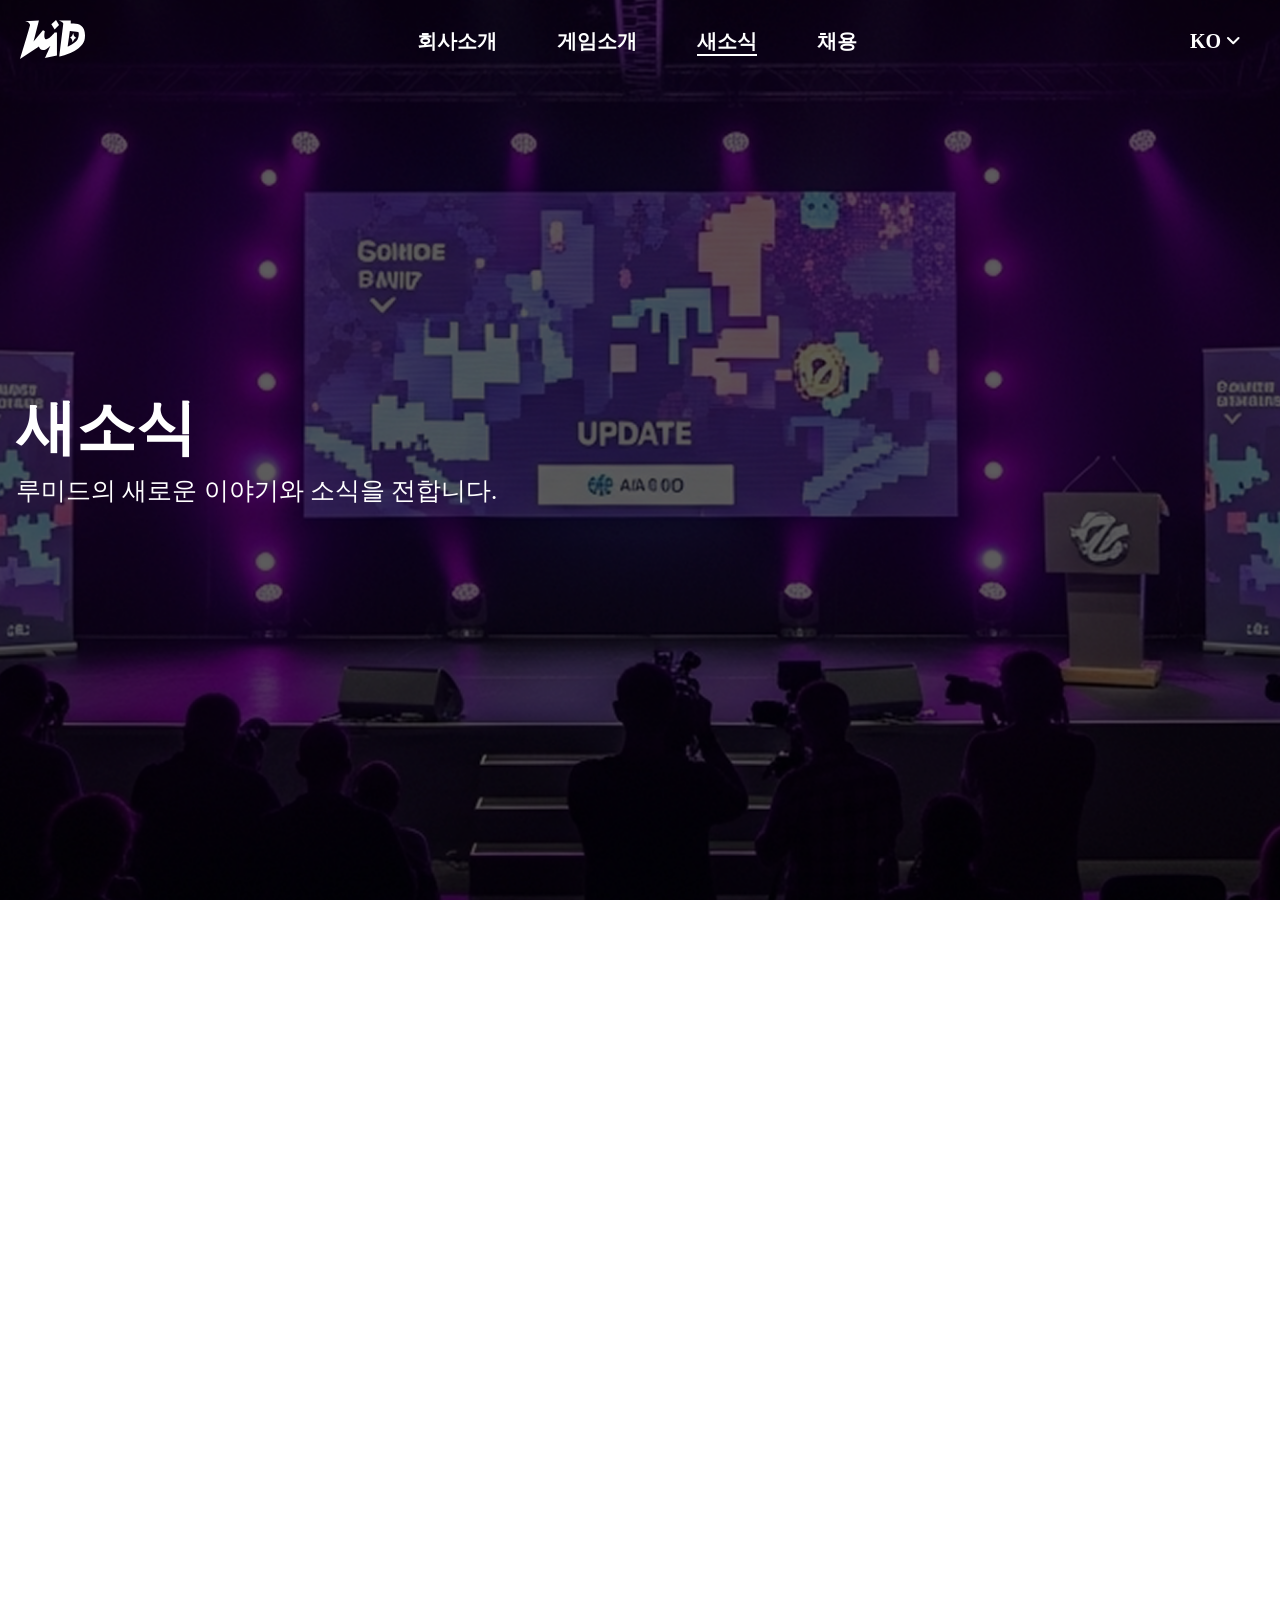
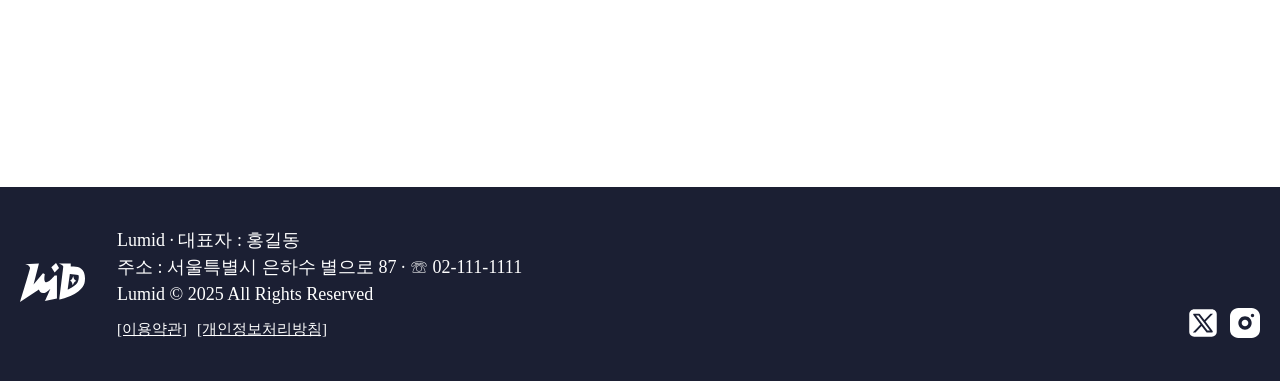
<file: news.html>
<!DOCTYPE html>
<html lang="ko">
<head>
    <meta charset="UTF-8">
    <meta name="viewport" content="width=device-width, initial-scale=1.0">
    <title>Lumid</title>
    <link href="https://unpkg.com/aos@2.3.1/dist/aos.css" rel="stylesheet">
    <link rel="stylesheet" href="assets/css/reset.min.css">
    <link rel="stylesheet" href="assets/css/common.css">
    <link rel="stylesheet" href="assets/css/news.css">
    <link rel="stylesheet" href="assets/css/news-breakpoint.css">
</head>
<body>
        <!-- header -->
    <header>
        <div class="header header-pc">
            <div class="container header-container">
                <h1 class="logo">
                    <a href="/">
                        <img src="assets/images/Lumid-logo.svg" alt="루미드 로고">
                    </a>
                </h1>
                <nav>
                    <div class="menu-list-wrap">
                        <ul class="menu-list">
                            <li class="menu">
                                <a href="studio.html">회사소개</a>
                            </li>
                            <li class="menu">
                                <a href="game.html">게임소개</a>
                            </li>
                            <li class="menu news-menu">
                                <a href="news.html">새소식</a>
                            </li>
                            <li class="menu">
                                <a href="career.html">채용</a>
                            </li>
                        </ul>
                    </div>
                </nav>
                <div class="translation">
                    <div class="trans-top">
                    <p>KO</p>
                    <img src="assets/images/down-icon.svg" alt="down">
                    </div>
                    
                    <div class="trans-down-list">
                        <ul class="trans-option">
                            <li>
                                <a href="#">
                                    EN
                                </a>
                            </li>
                            <li>
                                <a href="#">
                                    JP
                                </a>
                            </li>
                        </ul>
                    </div>
                </div>
            </div>
        </div>
        <!-- mo -->
        <div class="header header-mo">
            <div class="header-container">
                <h1 class="logo-mo">
                    <a href="/">
                        <img src="assets/images/Lumid-logo.svg" alt="루미드 로고">
                    </a>
                </h1>
                <button class="menu-btn">
                    <svg width="30" height="30" viewBox="0 0 18 14" fill="none" xmlns="http://www.w3.org/2000/svg">
                    <path d="M1 1H17M4 7H17M7 13H17" stroke="white" stroke-width="2" stroke-linecap="round" stroke-linejoin="round"/>
                    </svg>
                </button>
            </div>
            <div class="header-mo mo-nav">
                <div class="header-container">
                    <h1 class="logo-mo">
                        <a href="/">
                            <img src="assets/images/Lumid-logo.svg" alt="루미드 로고">
                        </a>
                    </h1>
                    <button class="close-btn">
                        <img src="assets/images/close-icon.svg" alt="close-btn">
                    </button>
                </div>
                <div class="mo-menu">
                    <div class="translation-mo">
                        <a href="#" class="on">KO</a>
                        <a href="#">EN</a>
                        <a href="#">JP</a>
                    </div>
                    <nav>
                        <div class="menu-list-wrap-mo">
                            <ul class="menu-list-mo">
                                <li class="menu">
                                    <a href="studio.html">회사소개</a>
                                </li>
                                <li class="menu">
                                    <a href="game.html">게임소개</a>
                                </li>
                                <li class="menu">
                                    <a href="news.html">새소식</a>
                                </li>
                                <li class="menu">
                                    <a href="career.html">채용</a>
                                </li>
                            </ul>
                        </div>
                    </nav>
                </div>
            </div>
        </div>
    </header>
    <div class="header-popup">
        <div class="notice-wrap">
            <p>Notice</p>
            <button class="popup-close">
                <svg width="15" height="15" viewBox="0 0 15 15" fill="none" xmlns="http://www.w3.org/2000/svg">
                <path d="M9.725 7.075L14.1375 11.4875L11.4875 14.1375L7.075 9.725L2.65 14.15L0 11.5L4.425 7.075L0 2.65L2.65 0L7.075 4.425L11.5 0.0124997L14.15 2.6625L9.725 7.075Z" fill="#1B1F33"/>
                </svg>
            </button>
        </div>
        <p class="header-popup-desc">해당 기능은 준비 중입니다 :D</p>
    </div>

    <main>
        <!-- kv-sec -->
        <section class="kv-sec">
            <img src="assets/images/news-kv.png" alt="kv-img">
            <div class="kv-text container">
                <div data-aos="fade-up"
                data-aos-duration="1500">
                    <h2 class="kv-title">
                        새소식
                    </h2>
                    <p class="kv-sub">
                        루미드의 새로운 이야기와 소식을 전합니다.
                    </p>
                </div>
            </div>
        </section>
        <section class="news-sec sec-pd container">
            <h2 data-aos="fade-up"
                data-aos-duration="1500">전체 소식 보기</h2>
            <div class="news-tab-wrap" data-aos="fade-up"
                data-aos-duration="1500">
                <div class="Kategorie-wrap">
                    <ul class="kategorie-list">
                        <li class="tab-on" data-type="all">
                            전체
                        </li>
                        <li data-type="news">
                            뉴스
                        </li>
                        <li data-type="notice">
                            공지사항
                        </li>
                        <li data-type="event">
                            이벤트
                        </li>
                    </ul>
                    <ul class="time-tab-list">
                        <li class="time-on">
                            최신순
                        </li>
                        <li>
                            오래된순
                        </li>
                    </ul>
                </div>
            </div>
            <div class="news-wrap" data-aos="fade-up"
                data-aos-duration="1500">
                <ul class="news-list">
                    <li class="news-all notice">
                        <a href="#">
                            <img src="assets/images/news1.png" alt="뉴스 썸네일">
                            <div class="news-text">
                                <h3>루미드 개발 노트 Vo.3</h3>
                                <p class="news-desc">
                                    안녕하세요, 루미드 운영진입니다. <br>
                                    이번 개발노트에서는 작년 10월에 오픈한 [출입금지구역]에 대한 개발비화를 얘기 해보려합니다. [출입금지구역]은 미스테리를 사랑하는 개발진들이 모여 만들어졌습니다.
                                </p>
                                <p class="date" data-date="2026-01-15">
                                    2026.01.15
                                </p>
                            </div>
                        </a>
                    </li>
                    <li class="news-all notice">
                        <a href="#">
                            <img src="assets/images/news2.png" alt="뉴스 썸네일">
                            <div class="news-text">
                                <h3>루미드, “견습마녀 루루” 신년 이벤트 업데이트</h3>
                                <p class="news-desc">
                                    게임 개발사 루미드는 자사의 게임 "견습마녀 루루"에 신년을 맞아 특별 이벤트 업데이트를 진행했다고 밝혔다. <br>
                                    이번 업데이트에서는 기간 한정으로 즐길 수 있는 이벤트 스토리 콘텐츠가 추가됐다. 플레이어는 새롭게 공개된 이야기를 통해 견습마녀 루루와 함께 신년을 맞이하는 특별한 에피소드를 경험할 수 있다.
                                </p>
                                <p class="date" data-date="2026-01-07">
                                    2026.01.07
                                </p>
                            </div>
                        </a>
                    </li>
                    <li class="news-all news">
                        <a href="#">
                            <img src="assets/images/news3.png" alt="뉴스 썸네일">
                            <div class="news-text">
                                <h3>루미드, “출입금지구역” 그랜드 오픈</h3>
                                <p class="news-desc">
                                    게임 개발사 루미드는 신작 게임 "출입금지구역"을 정식 오픈했다고 밝혔다.
                                    <br>
                                    ‘출입금지구역’은 추리와 퍼즐 요소를 결합한 미스터리 장르의 게임으로, 플레이어는 어느 날 의문의 초대장을 받고 한 장소에 도착하면서 이야기를 시작하게 된다.
                                </p>
                                <p class="date" data-date="2025-10-30">
                                    2025.10.30
                                </p>
                            </div>
                        </a>
                    </li>
                    <li class="news-all news">
                        <a href="#">
                            <img src="assets/images/news4.png" alt="뉴스 썸네일">
                            <div class="news-text">
                                <h3>강원도로 “루미드 캠프” 성공적으로 마무리</h3>
                                <p class="news-desc">
                                    게임 개발사 루미드는 최근 강원도에서 사내 워크숍 프로그램인 "루미드 캠프"를 진행하고 일정을 성공적으로 마무리했다고 밝혔다.
                                    <br>
                                    이번 ‘루미드 캠프’는 직원들이 한자리에 모여 회사의 향후 방향과 현재 진행 중인 프로젝트 현황을 공유하고 의견을 나누기 위해 마련된 자리다.
                                </p>
                                <p class="date"
                                data-date="2025-10-10">
                                    2025.10.10
                                </p>
                            </div>
                        </a>
                    </li>
                    <li class="news-all news">
                        <a href="#">
                            <img src="assets/images/news5.png" alt="뉴스 썸네일">
                            <div class="news-text">
                                <h3>루미드 대표 “홍길동”과 인터뷰</h3>
                                <p class="news-desc">
                                    게임 개발사 루미드의 대표 홍길동이 최근 인터뷰를 통해 회사의 비전과 앞으로의 목표에 대해 밝혔다.
                                    <br>
                                    홍길동 대표는 인터뷰에서 루미드가 추구하는 방향에 대해 “새로운 도전을 두려워하지 않고 끊임없이 시도하며 성장해 나가는 것이 가장 큰 목표”라고 전했다.
                                </p>
                                <p class="date" data-date="2025-09-15">
                                    2025.09.15
                                </p>
                            </div>
                        </a>
                    </li>
                    <li class="news-all news">
                        <a href="#">
                            <img src="assets/images/news5.png" alt="뉴스 썸네일">
                            <div class="news-text">
                                <h3>루미드 대표 “홍길동”과 인터뷰</h3>
                                <p class="news-desc">
                                    게임 개발사 루미드의 대표 홍길동이 최근 인터뷰를 통해 회사의 비전과 앞으로의 목표에 대해 밝혔다.
                                    <br>
                                    홍길동 대표는 인터뷰에서 루미드가 추구하는 방향에 대해 “새로운 도전을 두려워하지 않고 끊임없이 시도하며 성장해 나가는 것이 가장 큰 목표”라고 전했다.
                                </p>
                                <p class="date" data-date="2025-09-15">
                                    2025.09.15
                                </p>
                            </div>
                        </a>
                    </li>
                </ul>
                <p class="no-data">
                    선택한 조건에 맞는 소식이 아직 없습니다.
                </p>
                <div class="news-btn-wrap">
                    <button class="news-more-btn">
                            더보기
                            <svg width="16" height="9" viewBox="0 0 16 9" fill="none" xmlns="http://www.w3.org/2000/svg">
                                <path d="M1 1L8 8L15 1" stroke="#4A4167" stroke-width="2" stroke-linecap="round" stroke-linejoin="round"/>
                            </svg>
                    </button>
                </div>
                
            </div>
        </section>
    </main>
    <footer class="footer">
        <div class="container footer-container">
            <h1 class="footer-logo">
                <img src="assets/images/Lumid-logo.svg" alt="루미드 로고">
            </h1>
            <div class="footer-text">
                <p>Lumid · 대표자 : 홍길동</p>
                <p>주소 : 서울특별시 은하수 별으로 87 · ☏ 02-111-1111</p>
                <p>Lumid © 2025 All Rights Reserved</p>
                <div class="footer-link">
                    <a href="#">
                        [이용약관]
                    </a>
                    <a href="#">
                        [개인정보처리방침]
                    </a>
                </div>
            </div>
            <div class="footer-sns">
                <a href="https://x.com/?lang=ko" target="_blank">
                    <img src="assets/images/sns(x)-icon.svg" alt="x">
                </a>
                <a href="https://www.instagram.com/" target="_blank">
                    <img src="assets/images/sns(insta)-icon.svg" alt="instar">
                </a>
            </div>
        </div>
    </footer>

    <script src="assets/js/jquery.min.js"></script>
    <script src="assets/js/common.js"></script>
    <script src="assets/js/news.js"></script>
    <script src="https://unpkg.com/aos@2.3.1/dist/aos.js"></script>
    <script>
        AOS.init();
    </script>
</body>
</html>
</file>
<file: assets/css/common.css>
* {
    box-sizing: border-box;
}

body {
    color: var(--Font-Color);
    font-family: 'Pretendard';
    position: relative;
    overflow-x: hidden;
}

li {
    list-style: none;
}

a {
    color: inherit;
    display: block;
    text-decoration: none;
}

button {
    cursor: pointer;
    background-color: transparent;
    border: 0;
}

.container {
    width: 100%;
    max-width: 1400px;
    margin: 0 auto;
}

:root {
    --main-color : #4A4167;
    --Secondary-color : #868BC3;
    --Tertiary-color : #F6F4F6;
    --Font-Color : #1B1F33;
    --white-color : #fff;
    --gray-color : #6A6B71;
    --light-gray-color : #E6E6E6;
    --point-color : #FB7395;
}

.sec-pd {
    padding: 150px 20px;
}

.title01 {
    font-family: 'Paperozi';
    font-size: 70px;
    font-weight: bold;
}

.title02 {
    font-family: 'Paperozi';
    font-size: 50px;
    font-weight: bold;
}

.pc-none {
    display: none;
}

/* header */
.header {
    width: 100%;
    height: 90px;
    position: fixed;
    z-index: 1000;
    overflow: visible;
}

.header-container {
    display: flex;
    justify-content: space-between;
    align-items: center;
    color: var(--white-color);
    padding: 20px;
}

.menu-list {
    display: flex;
    gap: 60px;
    font-weight: bold;
    font-size: 20px;
}

.menu {
    position: relative;
}

.menu a {
    width: auto;
    position: relative;
    display: inline-block;
    align-self: stretch;
}

.menu a::after {
    content: "";
    width: 0%;
    height: 2px;
    background-color: #fff;
    position: absolute;
    top: 23px;
    left: 0;
    transition: width 0.3s ease;
}

.menu a:hover::after{
    width: 100%;
}

.translation {
    position: relative;
    margin-right: 20px;
}

.trans-top {
    font-size: 20px;
    font-weight: bold;
    display: flex;
    gap: 6px;
    cursor: pointer;
}

.trans-down-list {
    position: absolute;
    display: none;
    top: 30px;
    left: 0;
    z-index: 120;
}

.trans-option {
    background-color: var(--Tertiary-color);
    padding: 15px 30px 15px 14px;
    border-radius: 10px;
    overflow: visible;
    box-shadow: 0 2px 3px 2px rgba(0, 0, 0, 0.2);
}

.trans-option li a{
    color: var(--Font-Color);
    font-size: 14px;
    line-height: 2;
}

/* mo-header */
.header-mo {
    display: none;
    width: 100%;
    color: var(--white-color);
    position: fixed;
    top: 0;
    left: 0;
}

.logo-mo a {
    display: block;
}

.translation-mo a {
    padding-bottom: 5px;
    opacity: 0.5;
}

.translation-mo a.on {
    border-bottom: 3px solid var(--white-color);
    opacity: 1;
}

.menu-btn {
    background-color: transparent;
    border: 0;
    position: relative;
}

.mo-nav {
    width: 100%;
    height: 100%;
}

.close-btn {
    background-color: transparent;
    border: 0;
}

.mo-nav {
    position: fixed;
    top: 0;
    left: 0;
    width: 100%;
    height: 100vh;
    background-color: var(--main-color);
    transform: translateX(100%);
    transition: transform 0.4s cubic-bezier(0.4, 0, 0.2, 1);
    z-index: 1000;
}

/* 열렸을 때 상태 */
.mo-nav.is-open {
    transform: translateX(0);
}

.logo-mo img {
    cursor: pointer;
}

.mo-menu {
    padding: 0 20px;
}

.translation-mo {
    display: flex;
    gap: 40px;
    font-size: 16px;
    font-weight: bold;
    margin-top: 50px;
}

.menu-list-wrap-mo {
    margin-top: 50px;
}

.menu-list-mo {
    display: flex;
    flex-direction: column;
    gap: 40px;
}

.menu-list-mo li {
    font-weight: bold;
    font-size: 25px;
}

.menu-list-mo .menu {
    display: inline-block;
}

/* popup */
.header-popup {
    width: 400px;
    height: 200px;
    background-color: var(--white-color);
    position: fixed;
    top: 50%;
    left: 50%;
    transform: translate(-50%, -50%);
    z-index: 1000;
    border-radius: 10px;
    border: 1px solid var(--Tertiary-color);
    display: flex;
    flex-direction: column;
    padding: 0 20px;
    display: none;
}

.notice-wrap {
    display: flex;
    justify-content: space-between;
    align-items: center;
    padding-bottom: 15px;
    border-bottom: 1px solid var(--gray-color);
    padding-top: 25px;
}

.notice-wrap p {
    font-size: 25px;
    font-weight: bold;
}

.header-popup > p {
    font-size: 18px;
    text-align: center;
    margin-top: 45px;
}

/* btn */
.move-btn {
    display: flex;
    align-items: center;
    justify-content: center;
    gap: 10px;
    background-color: var(--white-color);
    border: 1px solid var(--main-color);
    padding: 10px 38px;
    border-radius: 10px;
    color: var(--main-color);
}

.move-btn a {
    text-decoration: none;
    font-size: 20px;
    font-weight: 500;
}

.move-btn:hover {
    background-color: var(--point-color);
    border-color: var(--point-color);
    color: var(--white-color);
}

.move-btn:hover path {
    stroke : var(--white-color);
}

.career-btn {
    display: block;
    width: 190px;
    font-size: 20px;
    font-weight: bold;
    border: 1px solid var(--Secondary-color);
    border-radius: 100px;
    padding: 15px 20px;
    color: var(--Secondary-color);
    text-align: center;
}

.career-btn:hover {
    color: var(--white-color);
    background-color: var(--main-color);
    border-color: var(--main-color);
}

.more-btn {
    max-width: 219px;
    display: flex;
    align-items: center;
    gap: 10px;
    font-size: 25px;
    font-weight: bold;
    background-color: var(--Secondary-color);
    padding: 20px;
    color: var(--white-color);
    border-radius: 15px;
}

/* kv-sec */
.kv-sec {
    position: relative;
    color: var(--white-color);
    width: 100%;
    height: 100vh;
}

.kv-sec::before {
    content: "";
    position: absolute;
    top: 0;
    left: 0;
    width: 100%;
    height: 100%;
    background-color: rgba(0, 0, 0, 0.4);
}

.kv-sec img {
    width: 100%;
    height: 100%;
    object-fit: cover;
}

.kv-text {
    position: absolute;
    top: 50%;
    left: 50%;
    transform: translate(-50%, -50%);
    padding-left: 16px;
}

.kv-title {
    width: 100%;
    font-size: 70px;
    font-weight: bold;
    font-family: 'Paperozi';
}

.kv-sub {
    width: 100%;
    font-size: 25px;
    margin-top: 20px;
}

/* career sec */
.career-sec {
    width: 100%;
    height: 593px;
    position: relative;
    overflow: hidden;
}

.career-sec::before {
    content: "";
    position: absolute;
    top: 0;
    left: 0;
    width: 100%;
    height: 100%;
    background-color: rgba(0, 0, 0, 0.3);
}

.career-sec img {
    width: 100%;
    height: 100%;
    object-fit: cover;
    display: block;
}

.carrer-text {
    position: absolute;
    top: 50%;
    left: 56%;
    transform: translate(-50%, -50%);
}

.carrer-text h2 {
    font-size: 70px;
    font-weight: bold;
    font-family: 'Paperozi';
    color: var(--white-color);
    margin-bottom: 10px;
}

.carrer-text p {
    font-size: 25px;
    color: var(--white-color);
    font-weight: bold;
    margin: 10px 0 40px;
}

.career-btn {
    font-family: 'Paperozi';
    display: flex;
    width: 16%;
    font-size: 25px;
    font-weight: bold;
    padding: 10px;
    border: 1px solid var(--Tertiary-color);
    border-radius: 100px;
    background-color: rgba(128, 128, 128, 0.2);
    align-items: center;
    justify-content: center;
    gap: 10px;
    color: var(--white-color);
}

.career-btn a {
    display: block;
}

.career-btn:hover {
    background-color: var(--Secondary-color);
    border-color: var(--Secondary-color);
}


/* carrer2 */
.career2-sec .container {
    display: flex;
    justify-content: space-between;
    align-items: center;
    padding: 0 20px;
    overflow-x: hidden;
}

.career2-text {
    width: 50%;
}

.career2-text h2 {
    margin-bottom: 20px;
}

.career2-text p {
    font-size: 20px;
    font-weight: 500;
    margin-bottom: 80px;
}

.career2-btn {
    width: 190px;
    text-align: center;
    font-size: 20px;
    font-weight: bold;
    padding: 15px 20px;
    color: var(--Secondary-color);
    border: 1px solid var(--Secondary-color);
    border-radius: 100px;
}

.career2-btn:hover {
    background-color: var(--main-color);
    color: var(--white-color);
}

.career2-img {
    width: 50%;
}

.career2-img img {
    display: block;
    width: 100%;
    object-fit: contain;
}

/* footer */
.footer {
    background-color: var(--Font-Color);
    width: 100%;
    padding: 40px 20px;
    color: var(--white-color);
}

.footer-container {
    display: flex;
    justify-content: space-between;
    gap: 32px;
}

.footer-logo {
    align-self: center;
}

.footer-text {
    line-height: 1.5;
    flex: 1;
    font-size: 18px;
}

.footer-link {
    display: flex;
    gap: 10px;
    text-decoration: underline;
    font-size: 15px;
    margin-top: 10px;
}

.footer-sns {
    display: flex;
    align-self: flex-end;
    gap: 12px;
}


/* breakpoint */
@media(max-width:1280px) {
    /* kv */
    .kv-title {
        font-size: 60px;
    }

    /* carrer sec */
    .carrer-text h2 {
        font-size: 60px;
    }

    .carrer-text p {
        font-size: 20px;
    }

    .career-btn {
        font-size: 20px;
    }

    /* career2 */
    .career2-text h2 {
        font-size: 45px;
    }
}

@media(max-width:1024px) {
    /* kv */
    .kv-title {
        font-size: 50px;
    }

    /* carrer */
    .carrer-text h2 {
        font-size: 50px;
    }

    .career-btn {
        font-size: 18px;
        width: 20%;
    }

    .career-btn svg {
        width: 15px;
        height: 15px;
    }

    /* career2 */
    .career2-sec .container {
        flex-direction: column;
        gap: 40px;
    }

    .career2-text {
        width: 100%;
    }

    .career2-img {
        width: 100%;
    }
}

@media(max-width:768px) {
    /* kv */
    .kv-title {
        font-size: 50px;
    }

    .kv-sub {
        font-size: 20px;
    }

    /* header */
    .header-pc {
    display: none;
    }

    .header-mo {
        display: block;
    }

    .sec-pd {
        padding: 80px 16px;
    }

    /* carrer */
    .career-btn {
        width: 30%;
    }

    /* career */
    .career2-text h2 {
        font-size: 35px;
    }

    .career2-text p {
        margin-bottom: 50px;
    }
}

@media(max-width:540px){
    .pc-none {
        display: block;
    }

    /* popup */
    .header-popup {
        width: 300px;
        height: 180px;
    }

    .notice-wrap p {
        font-size: 20px;
    }

    .header-popup > p {
        font-size: 15px;
    }

    /* btn */
    .more-btn {
        max-width: 150px;
        font-size: 18px;
        padding: 10px 20px;
        border-radius: 10px;
    }

    /* kv */
    .kv-title {
        font-size: 36px;
    }

    .kv-sub {
        font-size: 18px;
    }

    /* carrer */
    .career-btn {
        width: 40%;
    }    

    /* career2 */
    .career2-sec .container {
        gap: 20px;
    }

    .career2-text h2 {
        font-size: 30px;
    }

    .career2-text p {
        font-size: 18px;
        margin-bottom: 20px;
    }

    .career2-btn {
        width: 175px;
        font-size: 18px;
        padding: 12px 20px;
    }

    /* footer */
    .footer-container {
        flex-direction: column;
        gap: 10px;
    }

    .footer-logo {
        align-self: flex-start;
    }

    .footer-sns {
        align-self: flex-start;
    }
}

@media(max-width:414px){
    /* popup */
    .header-popup {
        width: 100%;
        max-width: 250px;
        height: 180px;
    }

    .move-btn {
        padding: 10px 20px;
    }

    .move-btn a {
        font-size: 15px;
    }

    .move-btn svg {
        width: 7px;
        height: 12px;
    }

    /* carrer sec */
    .carrer-text h2 {
        font-size: 45px;
    }

    .carrer-text p {
        font-size: 18px;
    }

    .career-btn {
        max-width: 180px;
    }

    .career-btn svg {
        width: 12px;
        height: 12px;
    }    

    /* footer */
    .footer-text {
        font-size: 15px;
    }


}
</file>
<file: assets/css/news.css>
/* header */
.news-menu::after {
    content: "";
    width: 100%;
    height: 2px;
    background-color: #fff;
    position: absolute;
    top: 23px;
    left: 0;
}

/* news sec*/
.news-sec {
    width: 100%;
}

.news-sec h2 {
    font-family: 'Paperozi';
    font-size: 50px;
    font-weight: bold;
    margin-bottom: 80px;
}

/* tab */
.Kategorie-wrap {
    display: flex;
    justify-content: space-between;
    align-items: center;
    margin-bottom: 80px;
}

.kategorie-list {
    display: flex;
    gap: 16px;
}

.kategorie-list li {
    font-size: 25px;
    font-weight: bold;
    color: var(--Secondary-color);
    border: 1px solid var(--Secondary-color);
    padding: 14px 30px;
    border-radius: 100px;
    cursor: pointer;
}

.kategorie-list li.tab-on {
    background-color: var(--Secondary-color);
    color: var(--white-color);
}

.time-tab-list {
    display: flex;
    align-items: center;
    gap: 30px;
    font-size: 20px;
}

.time-tab-list li {
    cursor: pointer;
    color: var(--gray-color);
}

.time-tab-list li.time-on {
    color: var(--Font-Color);
    font-weight: 600;
}

.time-tab {
    color: var(--gray-color);
}


.time-deco {
    width: 5px;
    height: 5px;
    background-color: var(--gray-color);
    border-radius: 50%;
}

/* news */
.news-list {
    display: flex;
    flex-direction: column;
    gap: 80px;
}

.news-all a {
    display: flex;
    gap: 16px;
}

.news-all a img {
    width: 45%;
    object-fit: cover;
}

.news-text h3 {
    font-size: 25px;
    font-weight: bold;
    margin-bottom: 30px;
}

.news-desc {
    font-size: 18px;
    overflow: hidden;
    text-overflow: ellipsis;
    display: -webkit-box;
    -webkit-line-clamp: 2;
    -webkit-box-orient: vertical;
    margin-bottom: 30px;
}

.date {
    font-size: 15px;
    color: var(--gray-color);
}

.no-data {
    color: var(--gray-color);
    font-size: 35px;
    text-align: center;
    padding: 150px 0;
    display: none;
}

.news-btn-wrap {
    /* width: 100%; */
    background-color: transparent;
    margin-top: 80px;
    text-align: center;
}

.news-more-btn {
    width: 18%;
    display: flex;
    border: 1px solid var(--main-color);
    border-radius: 15px;
    justify-content: center;
    align-items: center;
    gap: 10px;
    background-color: transparent;
    color: var(--main-color);
    font-size: 20px;
    font-weight: bold;
    padding: 25px 20px;
    margin: 0 auto;
}

.news-more-btn:hover {
    background-color: var(--Secondary-color);
    border-color: var(--Secondary-color);
    color: var(--white-color);
}

.news-more-btn:hover path {
    stroke: var(--white-color);
}
</file>
<file: assets/css/news-breakpoint.css>
@media(max-width: 1280px){
    .news-sec h2 {
        font-size: 40px;
    }

    .kategorie-list li {
        font-size: 20px;
    }
}

@media(max-width: 1024px){
    .news-more-btn {
        width: 22%;
    }
}

@media(max-width: 768px){
    .news-sec h2 {
        margin-bottom: 50px;
        font-size: 35px;
    }

    .news-list {
        gap: 50px;
    }

    .Kategorie-wrap {
        margin-bottom: 50px;
        flex-wrap: wrap;
        gap: 20px;
    }

    .kategorie-list li {
        font-size: 18px;
    }

    .time-tab-list {
        font-size: 18px;
    }

    .news-all a {
        flex-direction: column;
    }

    .news-all a img {
        width: 100%;
    }

    .no-data {
        font-size: 25px;
    }

    .news-btn-wrap {
        margin-top: 50px;
    }

    .news-more-btn {
        width: 25%;
        font-size: 18px;
        padding: 10px 20px;
    }
}

@media(max-width: 540px){
    .news-sec h2 {
        font-size: 30px;
    }

    .time-tab-list {
        font-size: 15px;
    }

    .news-text h3 {
        font-size: 20px;
        margin-bottom: 20px;
    }

    .news-desc {
        font-size: 15px;
        margin-bottom: 20px;
    }

    .news-more-btn {
        width: 28%;
        padding: 10px 20px;
    }
}

@media(max-width: 414px){
    .kategorie-list li {
        padding: 8px 10px;
    }
    
    .news-more-btn {
        width: 45%;
    }
}
</file>
